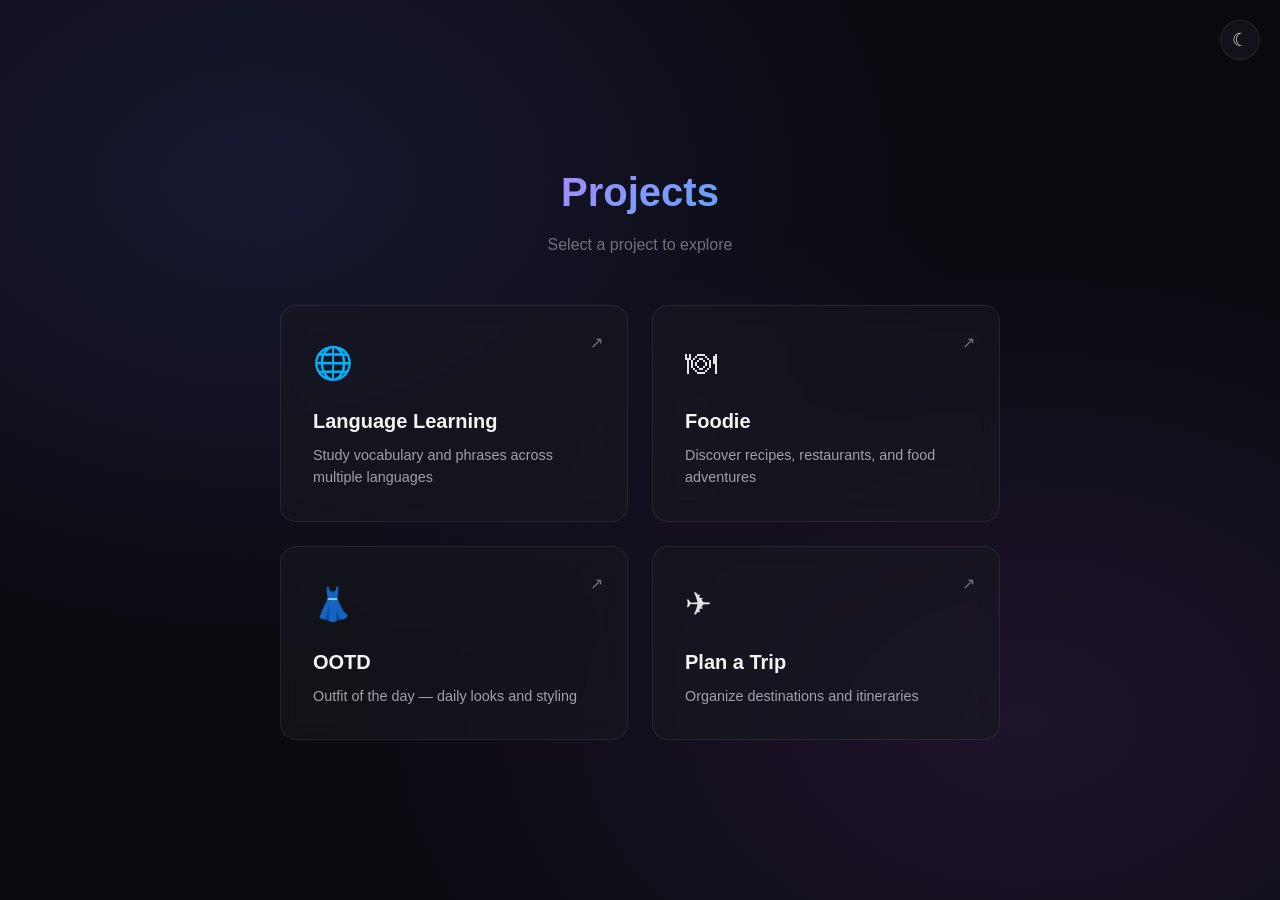
<file: index.html>
<!DOCTYPE html>
<html lang="en">
  <head>
    <meta charset="UTF-8">
    <meta http-equiv="refresh" content="0; url=/projects.html">
    <title>Projects</title>
  </head>
  <body>
    <p>Redirecting to <a href="/projects.html">projects</a>&hellip;</p>
  </body>
</html>
</file>
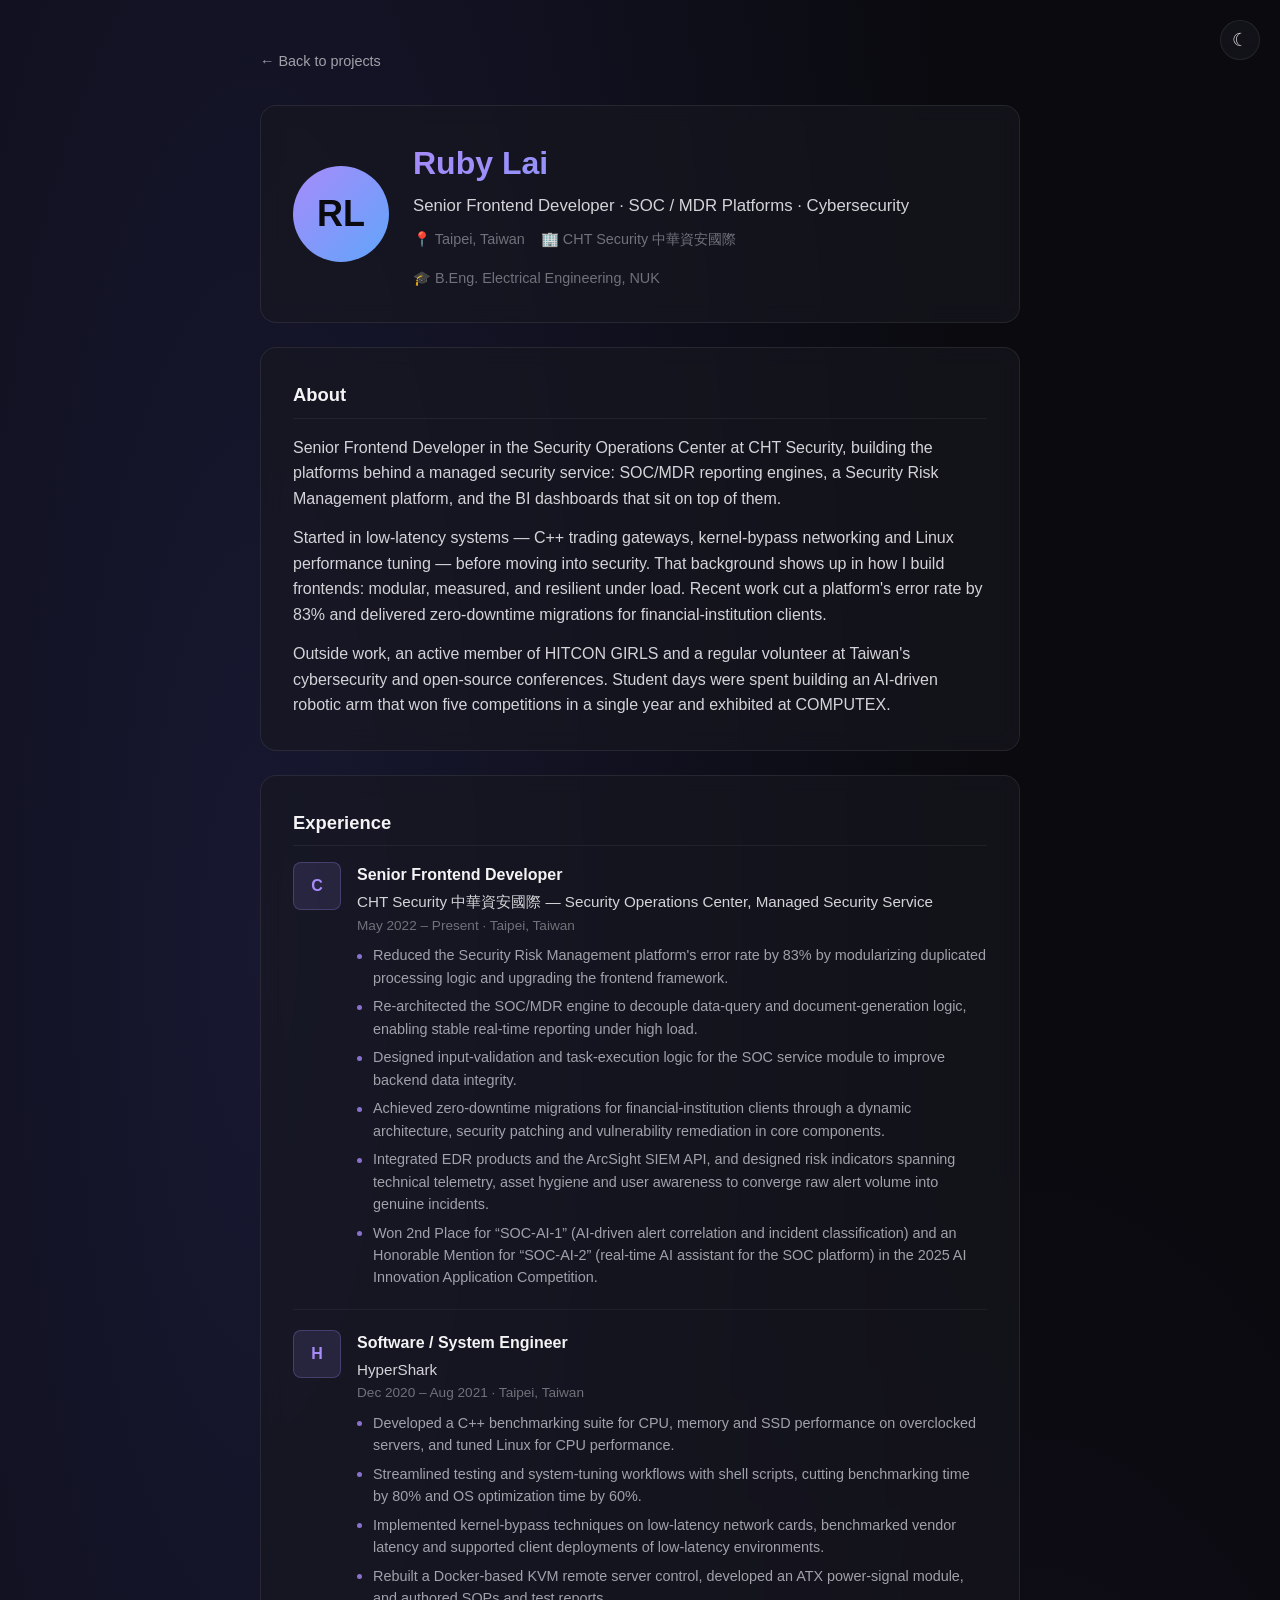
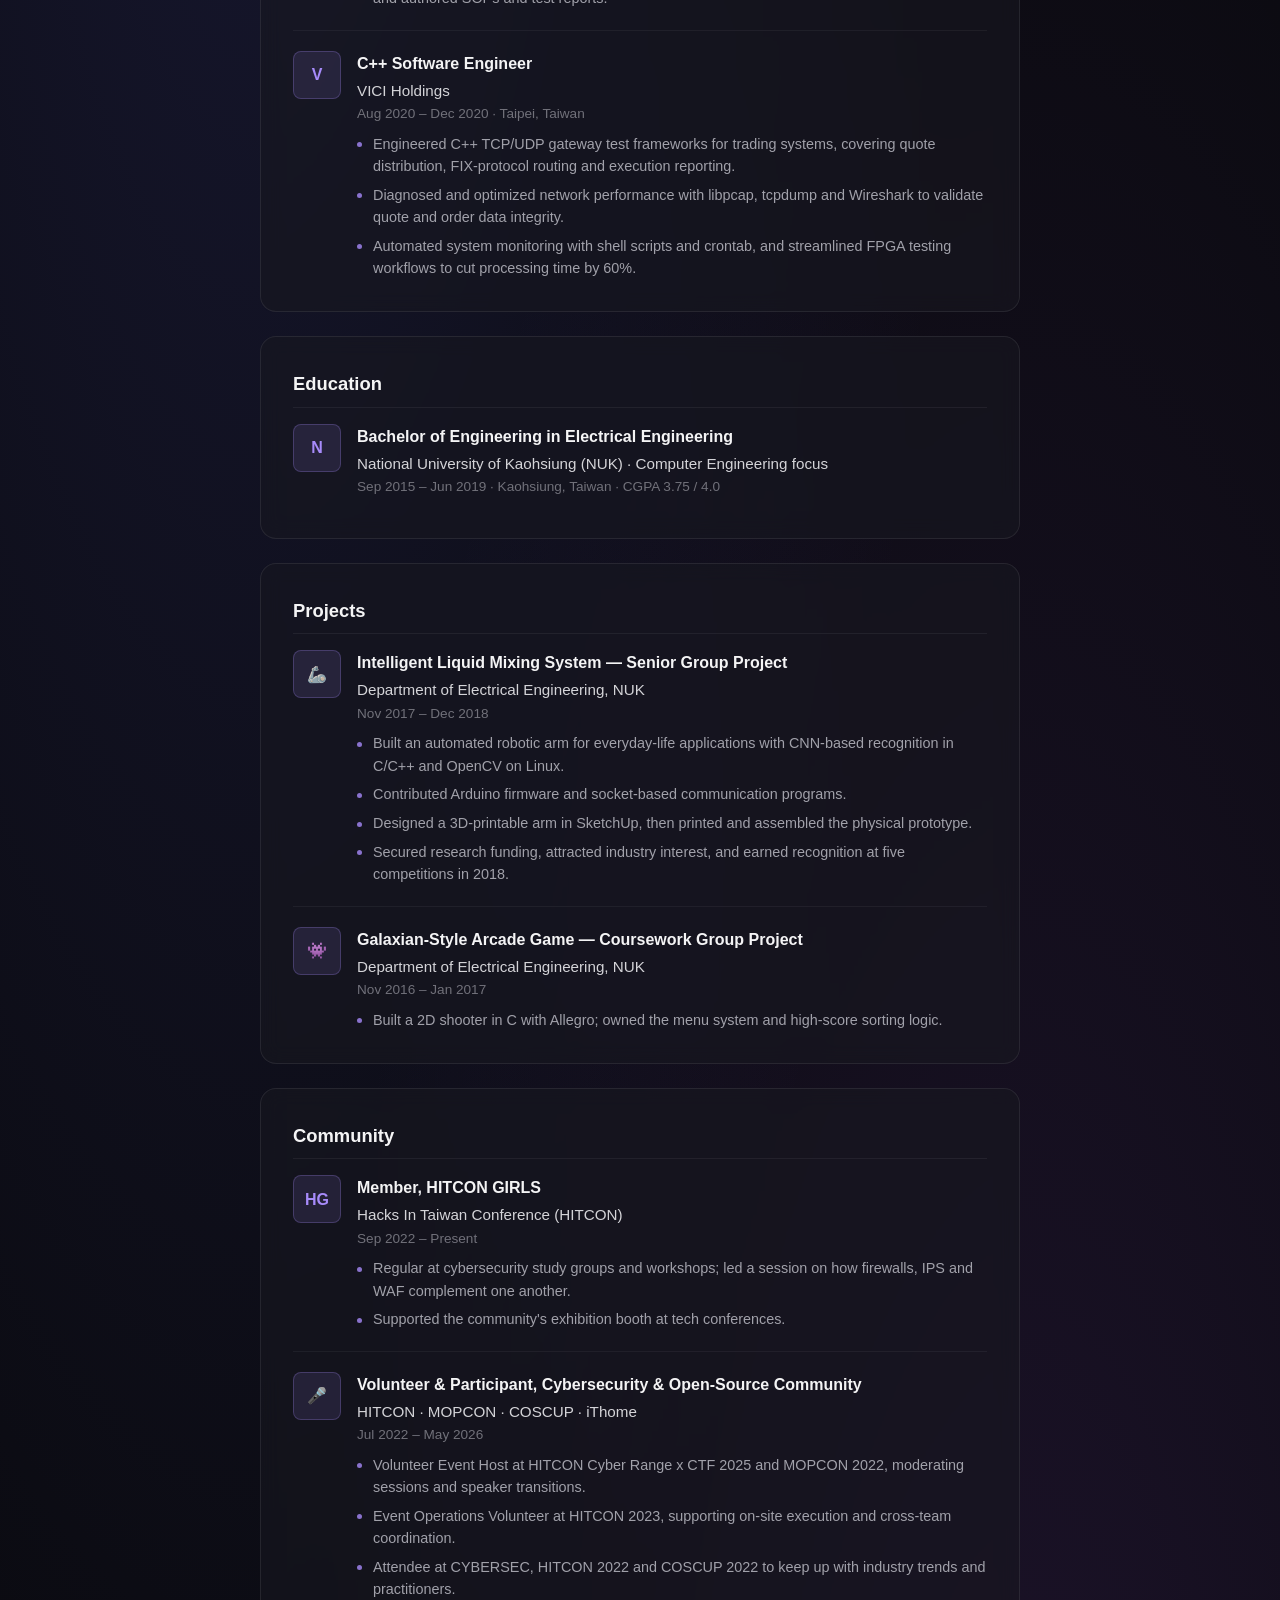
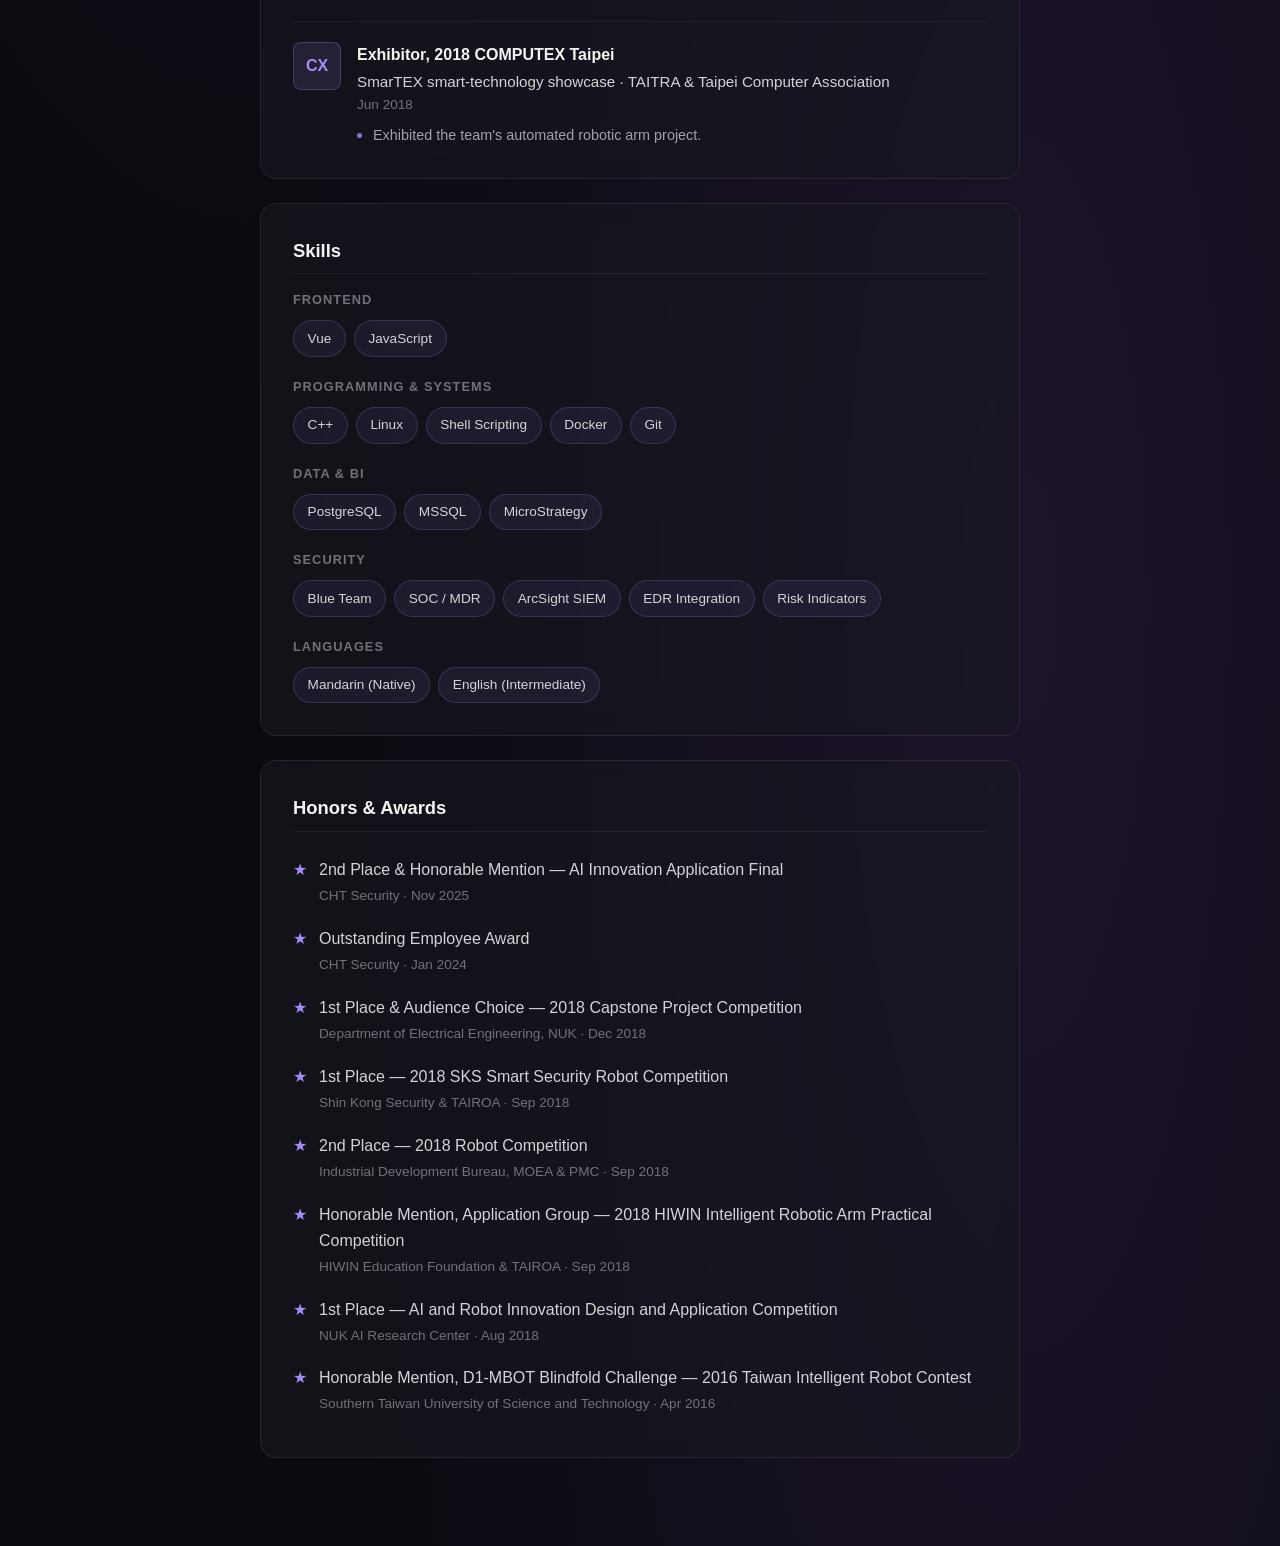
<file: about.html>
<!DOCTYPE html>
<html lang="en">
<head>
  <meta charset="UTF-8">
  <meta name="viewport" content="width=device-width, initial-scale=1.0">
  <meta http-equiv="X-UA-Compatible" content="ie=edge">
  <title>whoami</title>
  <link rel="stylesheet" href="/styles.css">
  <script src="/theme.js"></script>
  <style>
    body { padding: 3rem 1.5rem 4rem; }

    .container { max-width: 760px; margin: 0 auto; }

    .back-link { margin-bottom: 2rem; }

    .card { padding: 2rem; margin-bottom: 1.5rem; }

    .profile {
      display: flex;
      gap: 1.5rem;
      align-items: center;
      flex-wrap: wrap;
    }

    .avatar {
      width: 96px;
      height: 96px;
      border-radius: 50%;
      background: linear-gradient(135deg, var(--accent-purple), var(--accent-blue));
      display: flex;
      align-items: center;
      justify-content: center;
      font-size: 2.25rem;
      font-weight: 700;
      color: var(--bg);
      flex-shrink: 0;
    }

    .profile-info { flex: 1; min-width: 240px; }

    h1 {
      font-size: 2rem;
      font-weight: 700;
      margin-bottom: 0.25rem;
    }

    .headline {
      color: var(--text-dim);
      font-size: 1.05rem;
      margin-bottom: 0.5rem;
    }

    .meta {
      color: var(--text-faint);
      font-size: 0.9rem;
      display: flex;
      gap: 1rem;
      flex-wrap: wrap;
    }

    .meta span { display: inline-flex; align-items: center; gap: 0.35rem; }

    h2 {
      font-size: 1.15rem;
      font-weight: 600;
      color: var(--text-strong);
      margin-bottom: 1rem;
      padding-bottom: 0.5rem;
      border-bottom: 1px solid rgba(255, 255, 255, 0.06);
    }

    h3 {
      font-size: 0.8rem;
      font-weight: 600;
      letter-spacing: 0.08em;
      text-transform: uppercase;
      color: var(--text-faint);
      margin: 1.25rem 0 0.6rem;
    }
    h3:first-of-type { margin-top: 0; }

    .about p { color: var(--text-dim); margin-bottom: 0.85rem; }
    .about p:last-child { margin-bottom: 0; }

    .experience-item {
      display: flex;
      gap: 1rem;
      padding: 1.25rem 0;
      border-bottom: 1px solid rgba(255, 255, 255, 0.05);
    }
    .experience-item:first-of-type { padding-top: 0; }
    .experience-item:last-of-type { border-bottom: none; padding-bottom: 0; }
    .experience-item > div:last-child { flex: 1; min-width: 0; }

    .company-logo {
      width: 48px;
      height: 48px;
      border-radius: 8px;
      background: rgba(167, 139, 250, 0.12);
      border: 1px solid rgba(167, 139, 250, 0.25);
      display: flex;
      align-items: center;
      justify-content: center;
      font-weight: 700;
      color: var(--accent-purple);
      flex-shrink: 0;
    }

    .role-title { font-weight: 600; color: var(--text-strong); margin-bottom: 0.15rem; }
    .role-company { color: var(--text-dim); font-size: 0.95rem; }
    .role-dates { color: var(--text-faint); font-size: 0.85rem; margin-bottom: 0.5rem; }
    .role-desc { color: var(--text-muted); font-size: 0.9rem; }

    .bullets {
      list-style: none;
      color: var(--text-muted);
      font-size: 0.9rem;
    }
    .bullets li {
      position: relative;
      padding-left: 1rem;
      margin-bottom: 0.4rem;
      line-height: 1.55;
    }
    .bullets li:last-child { margin-bottom: 0; }
    .bullets li::before {
      content: "";
      position: absolute;
      left: 0;
      top: 0.65em;
      width: 5px;
      height: 5px;
      border-radius: 50%;
      background: var(--accent-purple);
      opacity: 0.8;
    }

    .skills {
      display: flex;
      flex-wrap: wrap;
      gap: 0.5rem;
    }

    .skill {
      padding: 0.4rem 0.85rem;
      background: var(--accent-tint);
      border: 1px solid var(--accent-tint-border);
      border-radius: 999px;
      font-size: 0.85rem;
      color: var(--text-dim);
    }

    .honors li {
      list-style: none;
      padding: 0.6rem 0;
      color: var(--text-dim);
      display: flex;
      gap: 0.75rem;
      align-items: flex-start;
    }

    .honors li::before {
      content: "★";
      color: var(--accent-purple);
      flex-shrink: 0;
    }

    .honors .award-meta {
      display: block;
      color: var(--text-faint);
      font-size: 0.85rem;
      margin-top: 0.15rem;
    }

    @media (max-width: 480px) {
      h1 { font-size: 1.6rem; }
      .card { padding: 1.5rem; }
      .avatar { width: 72px; height: 72px; font-size: 1.75rem; }
    }
  </style>
</head>
<body>
  <button id="theme-toggle" class="theme-toggle" aria-label="Toggle theme">☾</button>
  <div class="container">
    <a class="back-link" href="/projects.html">← Back to projects</a>

    <section class="card">
      <div class="profile">
        <div class="avatar">RL</div>
        <div class="profile-info">
          <h1 class="gradient-text">Ruby Lai</h1>
          <p class="headline">Senior Frontend Developer · SOC / MDR Platforms · Cybersecurity</p>
          <div class="meta">
            <span>📍 Taipei, Taiwan</span>
            <span>🏢 CHT Security 中華資安國際</span>
            <span>🎓 B.Eng. Electrical Engineering, NUK</span>
          </div>
        </div>
      </div>
    </section>

    <section class="card about">
      <h2>About</h2>
      <p>Senior Frontend Developer in the Security Operations Center at CHT Security, building the platforms behind a managed security service: SOC/MDR reporting engines, a Security Risk Management platform, and the BI dashboards that sit on top of them.</p>
      <p>Started in low-latency systems — C++ trading gateways, kernel-bypass networking and Linux performance tuning — before moving into security. That background shows up in how I build frontends: modular, measured, and resilient under load. Recent work cut a platform's error rate by 83% and delivered zero-downtime migrations for financial-institution clients.</p>
      <p>Outside work, an active member of HITCON GIRLS and a regular volunteer at Taiwan's cybersecurity and open-source conferences. Student days were spent building an AI-driven robotic arm that won five competitions in a single year and exhibited at COMPUTEX.</p>
    </section>

    <section class="card">
      <h2>Experience</h2>

      <div class="experience-item">
        <div class="company-logo">C</div>
        <div>
          <div class="role-title">Senior Frontend Developer</div>
          <div class="role-company">CHT Security 中華資安國際 — Security Operations Center, Managed Security Service</div>
          <div class="role-dates">May 2022 – Present · Taipei, Taiwan</div>
          <ul class="bullets">
            <li>Reduced the Security Risk Management platform's error rate by 83% by modularizing duplicated processing logic and upgrading the frontend framework.</li>
            <li>Re-architected the SOC/MDR engine to decouple data-query and document-generation logic, enabling stable real-time reporting under high load.</li>
            <li>Designed input-validation and task-execution logic for the SOC service module to improve backend data integrity.</li>
            <li>Achieved zero-downtime migrations for financial-institution clients through a dynamic architecture, security patching and vulnerability remediation in core components.</li>
            <li>Integrated EDR products and the ArcSight SIEM API, and designed risk indicators spanning technical telemetry, asset hygiene and user awareness to converge raw alert volume into genuine incidents.</li>
            <li>Won 2nd Place for &ldquo;SOC-AI-1&rdquo; (AI-driven alert correlation and incident classification) and an Honorable Mention for &ldquo;SOC-AI-2&rdquo; (real-time AI assistant for the SOC platform) in the 2025 AI Innovation Application Competition.</li>
          </ul>
        </div>
      </div>

      <div class="experience-item">
        <div class="company-logo">H</div>
        <div>
          <div class="role-title">Software / System Engineer</div>
          <div class="role-company">HyperShark</div>
          <div class="role-dates">Dec 2020 – Aug 2021 · Taipei, Taiwan</div>
          <ul class="bullets">
            <li>Developed a C++ benchmarking suite for CPU, memory and SSD performance on overclocked servers, and tuned Linux for CPU performance.</li>
            <li>Streamlined testing and system-tuning workflows with shell scripts, cutting benchmarking time by 80% and OS optimization time by 60%.</li>
            <li>Implemented kernel-bypass techniques on low-latency network cards, benchmarked vendor latency and supported client deployments of low-latency environments.</li>
            <li>Rebuilt a Docker-based KVM remote server control, developed an ATX power-signal module, and authored SOPs and test reports.</li>
          </ul>
        </div>
      </div>

      <div class="experience-item">
        <div class="company-logo">V</div>
        <div>
          <div class="role-title">C++ Software Engineer</div>
          <div class="role-company">VICI Holdings</div>
          <div class="role-dates">Aug 2020 – Dec 2020 · Taipei, Taiwan</div>
          <ul class="bullets">
            <li>Engineered C++ TCP/UDP gateway test frameworks for trading systems, covering quote distribution, FIX-protocol routing and execution reporting.</li>
            <li>Diagnosed and optimized network performance with libpcap, tcpdump and Wireshark to validate quote and order data integrity.</li>
            <li>Automated system monitoring with shell scripts and crontab, and streamlined FPGA testing workflows to cut processing time by 60%.</li>
          </ul>
        </div>
      </div>
    </section>

    <section class="card">
      <h2>Education</h2>
      <div class="experience-item">
        <div class="company-logo">N</div>
        <div>
          <div class="role-title">Bachelor of Engineering in Electrical Engineering</div>
          <div class="role-company">National University of Kaohsiung (NUK) · Computer Engineering focus</div>
          <div class="role-dates">Sep 2015 – Jun 2019 · Kaohsiung, Taiwan · CGPA 3.75 / 4.0</div>
        </div>
      </div>
    </section>

    <section class="card">
      <h2>Projects</h2>
      <div class="experience-item">
        <div class="company-logo">🦾</div>
        <div>
          <div class="role-title">Intelligent Liquid Mixing System — Senior Group Project</div>
          <div class="role-company">Department of Electrical Engineering, NUK</div>
          <div class="role-dates">Nov 2017 – Dec 2018</div>
          <ul class="bullets">
            <li>Built an automated robotic arm for everyday-life applications with CNN-based recognition in C/C++ and OpenCV on Linux.</li>
            <li>Contributed Arduino firmware and socket-based communication programs.</li>
            <li>Designed a 3D-printable arm in SketchUp, then printed and assembled the physical prototype.</li>
            <li>Secured research funding, attracted industry interest, and earned recognition at five competitions in 2018.</li>
          </ul>
        </div>
      </div>
      <div class="experience-item">
        <div class="company-logo">👾</div>
        <div>
          <div class="role-title">Galaxian-Style Arcade Game — Coursework Group Project</div>
          <div class="role-company">Department of Electrical Engineering, NUK</div>
          <div class="role-dates">Nov 2016 – Jan 2017</div>
          <ul class="bullets">
            <li>Built a 2D shooter in C with Allegro; owned the menu system and high-score sorting logic.</li>
          </ul>
        </div>
      </div>
    </section>

    <section class="card">
      <h2>Community</h2>
      <div class="experience-item">
        <div class="company-logo">HG</div>
        <div>
          <div class="role-title">Member, HITCON GIRLS</div>
          <div class="role-company">Hacks In Taiwan Conference (HITCON)</div>
          <div class="role-dates">Sep 2022 – Present</div>
          <ul class="bullets">
            <li>Regular at cybersecurity study groups and workshops; led a session on how firewalls, IPS and WAF complement one another.</li>
            <li>Supported the community's exhibition booth at tech conferences.</li>
          </ul>
        </div>
      </div>
      <div class="experience-item">
        <div class="company-logo">🎤</div>
        <div>
          <div class="role-title">Volunteer &amp; Participant, Cybersecurity &amp; Open-Source Community</div>
          <div class="role-company">HITCON · MOPCON · COSCUP · iThome</div>
          <div class="role-dates">Jul 2022 – May 2026</div>
          <ul class="bullets">
            <li>Volunteer Event Host at HITCON Cyber Range x CTF 2025 and MOPCON 2022, moderating sessions and speaker transitions.</li>
            <li>Event Operations Volunteer at HITCON 2023, supporting on-site execution and cross-team coordination.</li>
            <li>Attendee at CYBERSEC, HITCON 2022 and COSCUP 2022 to keep up with industry trends and practitioners.</li>
          </ul>
        </div>
      </div>
      <div class="experience-item">
        <div class="company-logo">CX</div>
        <div>
          <div class="role-title">Exhibitor, 2018 COMPUTEX Taipei</div>
          <div class="role-company">SmarTEX smart-technology showcase · TAITRA &amp; Taipei Computer Association</div>
          <div class="role-dates">Jun 2018</div>
          <ul class="bullets">
            <li>Exhibited the team's automated robotic arm project.</li>
          </ul>
        </div>
      </div>
    </section>

    <section class="card">
      <h2>Skills</h2>
      <h3>Frontend</h3>
      <div class="skills">
        <span class="skill">Vue</span>
        <span class="skill">JavaScript</span>
      </div>
      <h3>Programming &amp; Systems</h3>
      <div class="skills">
        <span class="skill">C++</span>
        <span class="skill">Linux</span>
        <span class="skill">Shell Scripting</span>
        <span class="skill">Docker</span>
        <span class="skill">Git</span>
      </div>
      <h3>Data &amp; BI</h3>
      <div class="skills">
        <span class="skill">PostgreSQL</span>
        <span class="skill">MSSQL</span>
        <span class="skill">MicroStrategy</span>
      </div>
      <h3>Security</h3>
      <div class="skills">
        <span class="skill">Blue Team</span>
        <span class="skill">SOC / MDR</span>
        <span class="skill">ArcSight SIEM</span>
        <span class="skill">EDR Integration</span>
        <span class="skill">Risk Indicators</span>
      </div>
      <h3>Languages</h3>
      <div class="skills">
        <span class="skill">Mandarin (Native)</span>
        <span class="skill">English (Intermediate)</span>
      </div>
    </section>

    <section class="card">
      <h2>Honors &amp; Awards</h2>
      <ul class="honors">
        <li><div>2nd Place &amp; Honorable Mention — AI Innovation Application Final<span class="award-meta">CHT Security · Nov 2025</span></div></li>
        <li><div>Outstanding Employee Award<span class="award-meta">CHT Security · Jan 2024</span></div></li>
        <li><div>1st Place &amp; Audience Choice — 2018 Capstone Project Competition<span class="award-meta">Department of Electrical Engineering, NUK · Dec 2018</span></div></li>
        <li><div>1st Place — 2018 SKS Smart Security Robot Competition<span class="award-meta">Shin Kong Security &amp; TAIROA · Sep 2018</span></div></li>
        <li><div>2nd Place — 2018 Robot Competition<span class="award-meta">Industrial Development Bureau, MOEA &amp; PMC · Sep 2018</span></div></li>
        <li><div>Honorable Mention, Application Group — 2018 HIWIN Intelligent Robotic Arm Practical Competition<span class="award-meta">HIWIN Education Foundation &amp; TAIROA · Sep 2018</span></div></li>
        <li><div>1st Place — AI and Robot Innovation Design and Application Competition<span class="award-meta">NUK AI Research Center · Aug 2018</span></div></li>
        <li><div>Honorable Mention, D1-MBOT Blindfold Challenge — 2016 Taiwan Intelligent Robot Contest<span class="award-meta">Southern Taiwan University of Science and Technology · Apr 2016</span></div></li>
      </ul>
    </section>
  </div>
</body>
</html>
</file>
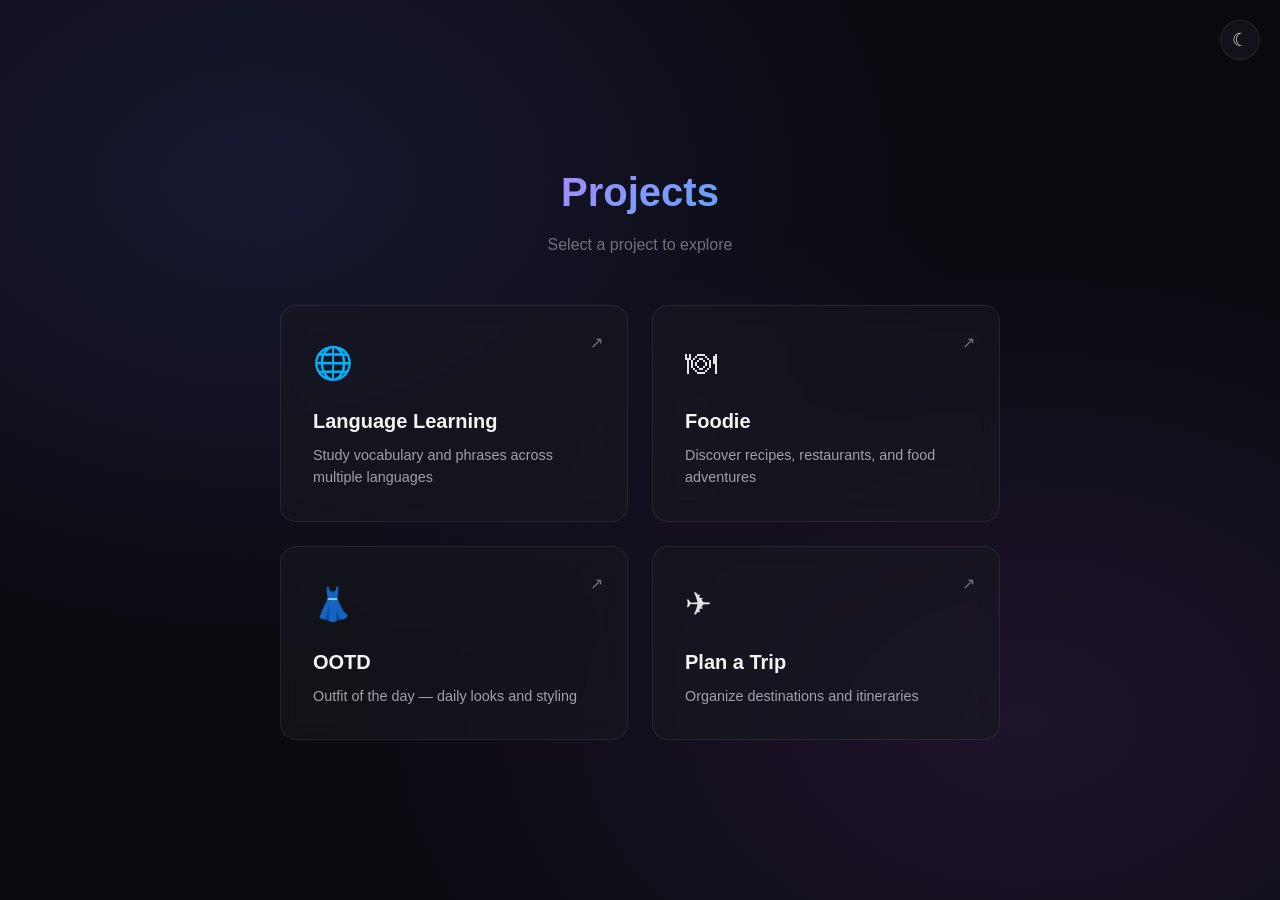
<file: projects.html>
<!DOCTYPE html>
<html lang="en">
  <head>
    <meta charset="UTF-8">
    <meta name="viewport" content="width=device-width, initial-scale=1.0">
    <meta http-equiv="X-UA-Compatible" content="ie=edge">
    <title>Projects</title>
    <link rel="stylesheet" href="/styles.css">
    <script src="/theme.js"></script>
    <style>
      body {
        display: flex;
        flex-direction: column;
        align-items: center;
        justify-content: center;
        padding: 2rem;
      }

      h1 {
        font-size: 2.5rem;
        font-weight: 700;
        margin-bottom: 0.5rem;
      }

      .subtitle {
        color: var(--text-faint);
        margin-bottom: 3rem;
        font-size: 1rem;
      }

      .grid {
        display: grid;
        grid-template-columns: repeat(auto-fit, minmax(260px, 1fr));
        gap: 1.5rem;
        max-width: 720px;
        width: 100%;
      }

      .card {
        display: block;
        padding: 2rem;
        text-decoration: none;
        color: inherit;
        transition: transform 0.2s ease, border-color 0.2s ease, background 0.2s ease;
        position: relative;
        overflow: hidden;
      }

      .card::before {
        content: "";
        position: absolute;
        inset: 0;
        background: linear-gradient(135deg, var(--accent-tint), transparent);
        opacity: 0;
        transition: opacity 0.2s ease;
      }

      .card:hover {
        transform: translateY(-4px);
        border-color: var(--card-border-hover);
        background: var(--card-bg-hover);
      }

      .card:hover::before { opacity: 1; }

      .card-icon { font-size: 2rem; margin-bottom: 1rem; }

      .card-title {
        font-size: 1.25rem;
        font-weight: 600;
        margin-bottom: 0.5rem;
        color: var(--text-strong);
      }

      .card-desc {
        font-size: 0.9rem;
        color: var(--text-muted);
        line-height: 1.5;
      }

      .card-arrow {
        position: absolute;
        top: 1.5rem;
        right: 1.5rem;
        color: var(--text-faint);
        transition: transform 0.2s ease, color 0.2s ease;
      }

      .card:hover .card-arrow {
        transform: translate(4px, -4px);
        color: var(--accent-purple);
      }
    </style>
  </head>
  <body>
    <button id="theme-toggle" class="theme-toggle" aria-label="Toggle theme">☾</button>
    <h1 class="gradient-text">Projects</h1>
    <p class="subtitle">Select a project to explore</p>
    <div class="grid" id="grid"></div>

    <script>
      const projects = [
        { href: "/multilingual/", icon: "\u{1F310}", title: "Language Learning", desc: "Study vocabulary and phrases across multiple languages" },
        { href: "/foodie/", icon: "\u{1F37D}", title: "Foodie", desc: "Discover recipes, restaurants, and food adventures" },
        { href: "/ootd/", icon: "\u{1F457}", title: "OOTD", desc: "Outfit of the day — daily looks and styling" },
        { href: "/trip-planner/", icon: "✈", title: "Plan a Trip", desc: "Organize destinations and itineraries" }
      ];

      document.getElementById("grid").innerHTML = projects.map(p => `
        <a class="card" href="${p.href}">
          <div class="card-arrow">↗</div>
          <div class="card-icon">${p.icon}</div>
          <div class="card-title">${p.title}</div>
          <div class="card-desc">${p.desc}</div>
        </a>
      `).join("");
    </script>
  </body>
</html>
</file>
<file: styles.css>
:root,
[data-theme="cosmic"] {
  --bg: #0a0a0f;
  --text: #e4e4e7;
  --text-strong: #f4f4f5;
  --text-dim: #d4d4d8;
  --text-muted: #a1a1aa;
  --text-faint: #71717a;
  --accent-purple: #a78bfa;
  --accent-blue: #60a5fa;
  --card-bg: rgba(24, 24, 32, 0.6);
  --card-bg-hover: rgba(30, 30, 40, 0.8);
  --card-border: rgba(255, 255, 255, 0.08);
  --card-border-hover: rgba(167, 139, 250, 0.4);
  --accent-tint: rgba(167, 139, 250, 0.08);
  --accent-tint-border: rgba(167, 139, 250, 0.2);
  --bg-image:
    radial-gradient(at 20% 20%, rgba(99, 102, 241, 0.15) 0px, transparent 50%),
    radial-gradient(at 80% 80%, rgba(168, 85, 247, 0.12) 0px, transparent 50%);
  --bg-size: auto;
}

[data-theme="mono"] {
  --bg: #08090c;
  --text: #e5e5e5;
  --text-strong: #fafafa;
  --text-dim: #d4d4d4;
  --text-muted: #a3a3a3;
  --text-faint: #737373;
  --accent-purple: #fafafa;
  --accent-blue: #737373;
  --card-bg: rgba(20, 20, 24, 0.7);
  --card-bg-hover: rgba(32, 32, 38, 0.9);
  --card-border: rgba(255, 255, 255, 0.12);
  --card-border-hover: rgba(250, 250, 250, 0.4);
  --accent-tint: rgba(250, 250, 250, 0.08);
  --accent-tint-border: rgba(250, 250, 250, 0.22);
  --bg-image:
    linear-gradient(rgba(255, 255, 255, 0.03) 1px, transparent 1px),
    linear-gradient(90deg, rgba(255, 255, 255, 0.03) 1px, transparent 1px),
    radial-gradient(at 50% 0%, rgba(255, 255, 255, 0.06) 0px, transparent 60%);
  --bg-size: 32px 32px, 32px 32px, auto;
}

* { box-sizing: border-box; margin: 0; padding: 0; }

body {
  min-height: 100vh;
  background-color: var(--bg);
  background-image: var(--bg-image);
  background-size: var(--bg-size);
  color: var(--text);
  font-family: -apple-system, BlinkMacSystemFont, "Segoe UI", Roboto, sans-serif;
  line-height: 1.6;
  transition: background-color 0.3s ease, color 0.3s ease;
}

[data-theme="mono"] .card { border-radius: 8px; }

[data-theme="mono"] h2,
[data-theme="mono"] .meta,
[data-theme="mono"] .role-dates,
[data-theme="mono"] .skill,
[data-theme="mono"] .back-link,
[data-theme="mono"] .subtitle {
  font-family: ui-monospace, "SF Mono", SFMono-Regular, Menlo, Consolas, monospace;
}

[data-theme="mono"] h2 {
  text-transform: uppercase;
  letter-spacing: 0.15em;
  font-size: 0.8rem;
  color: var(--text-muted);
}

[data-theme="mono"] .skill {
  border-radius: 4px;
  font-size: 0.8rem;
  letter-spacing: 0.02em;
}

[data-theme="mono"] .company-logo { border-radius: 4px; }

.gradient-text {
  background: linear-gradient(135deg, var(--accent-purple), var(--accent-blue));
  -webkit-background-clip: text;
  -webkit-text-fill-color: transparent;
  background-clip: text;
}

.card {
  background: var(--card-bg);
  border: 1px solid var(--card-border);
  border-radius: 16px;
  backdrop-filter: blur(10px);
}

.back-link {
  display: inline-flex;
  align-items: center;
  gap: 0.4rem;
  color: var(--text-muted);
  text-decoration: none;
  font-size: 0.9rem;
  transition: color 0.2s ease;
}
.back-link:hover { color: var(--accent-purple); }

.theme-toggle {
  position: fixed;
  top: 1.25rem;
  right: 1.25rem;
  width: 40px;
  height: 40px;
  border-radius: 50%;
  background: var(--card-bg);
  border: 1px solid var(--card-border);
  color: var(--text);
  font-size: 1.1rem;
  cursor: pointer;
  backdrop-filter: blur(10px);
  display: flex;
  align-items: center;
  justify-content: center;
  transition: border-color 0.2s ease, background 0.2s ease, transform 0.2s ease, color 0.2s ease;
  z-index: 100;
}
.theme-toggle:hover {
  border-color: var(--card-border-hover);
  background: var(--card-bg-hover);
  transform: scale(1.05);
}
</file>
